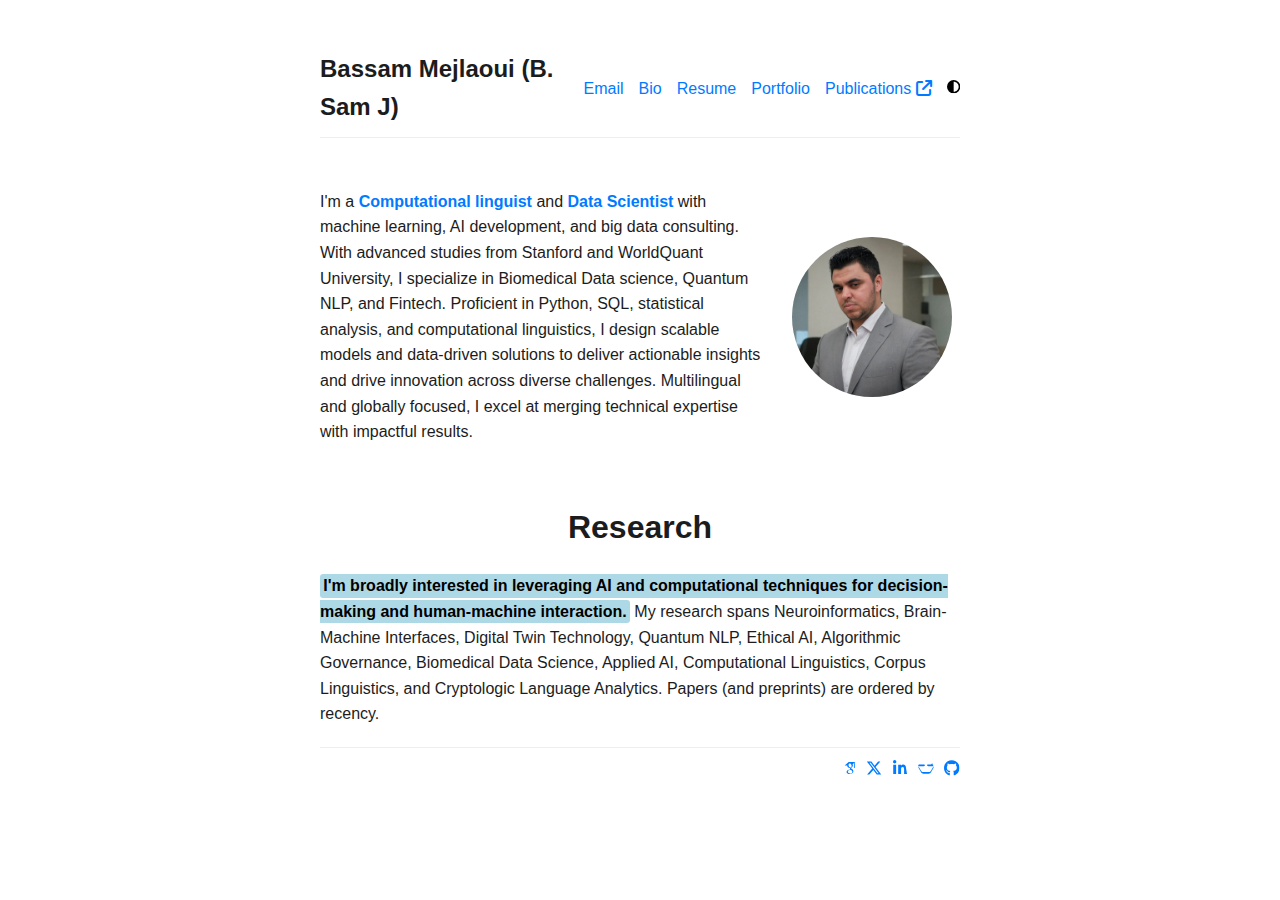
<file: index.html>
<!DOCTYPE html>
<html lang="en">
<head>
    <meta charset="UTF-8">
    <meta name="viewport" content="width=device-width, initial-scale=1.0">
    <title>Bassam Mejlaoui</title>
    <link rel="stylesheet" href="stylesheet.css">
    <!-- Added the favicon link here -->
     <link rel="icon" type="image/png" href="https://bassamejlaoui.github.io/images/Brain.png">
    <link rel="stylesheet" href="https://cdnjs.cloudflare.com/ajax/libs/font-awesome/6.6.0/css/all.min.css">
</head>
<body class="antialiased">
    <main class="container">
        <nav class="nav">
            <div class="nav-content">
                <a href="/" class="nav-title">Bassam Mejlaoui (B. Sam J)</a>
                 <div class="nav-links">
                 <a href="mailto:Bassam.mejlaoui@uit.ac.ma" class="nav-link">
                    Email
                 </a>
                <a href="bio.html" class="nav-link">Bio</a>                
		<a href="data/BassamMejlaoui-Resume.pdf" class="nav-link">Resume</a>
                </a>
                <a href="https://bassamejlaoui.github.io/Portfolio.github.io/" class="nav-link">Portfolio</a>                
		</a>
                <a href="https://medium.com/@bassammejlaoui" target="_blank" class="nav-link">Publications <i class="text-xs fas fa-external-link pl-1"></i>
                </a>
                <button id="theme-toggle" aria-label="Toggle theme"
                        class="theme-toggle">
                    <svg width="1em" height="1em" viewBox="0 0 512 512"
                         class="h-[14px] w-[14px] text-[#1c1c1c] dark:text-[#D4D4D4]" data-icon="fa6-solid:circle-half-stroke">
                        <symbol id="ai:fa6-solid:circle-half-stroke">
                            <path fill="currentColor"
                                  d="M448 256c0-106-86-192-192-192v384c106 0 192-86 192-192M0 256a256 256 0 1 1 512 0a256 256 0 1 1-512 0"/>
                        </symbol>
                        <use xlink:href="#ai:fa6-solid:circle-half-stroke"></use>
                    </svg>
                </button>
              </div>
            </div>
        </nav>
        <section class="content">
            <div class="profile">
              <div class="profile-text">
                    <p style="text-align:center">
                     <p>
                         I'm a <span class="highlight">Computational linguist</span> and <span class="highlight">Data Scientist</span> with machine learning, AI development, and big data consulting. With advanced studies from Stanford and WorldQuant University, I specialize in Biomedical Data science, Quantum NLP, and Fintech. Proficient in Python, SQL, statistical analysis, and computational linguistics, I design scalable models and data-driven solutions to deliver actionable insights and drive innovation across diverse challenges. Multilingual and globally focused, I excel at merging technical expertise with impactful results.
                     </p>
                 </div>
                 <a href="images/gxw3112p.png" class="profile-image-link">
                    <img src="images/gxw3112p.png" alt="Bassam Mejlaoui Profile Photo">
                   </a>

                  </p>
                </div>
        </section>
          <section class="content">
              <div class="research">
                  <h2>Research</h2>
                   <p>
                         <b><mark class="blue-highlight">I'm broadly interested in leveraging AI and computational techniques for decision-making and human-machine interaction.</mark></b> My research spans Neuroinformatics, Brain-Machine Interfaces, Digital Twin Technology, Quantum NLP, Ethical AI, Algorithmic Governance, Biomedical Data Science, Applied AI, Computational Linguistics, Corpus Linguistics, and Cryptologic Language Analytics. Papers (and preprints) are ordered by recency.
                   </p>
             </div>
          </section>
         
	       </div>
          </div>
 </section>
        <footer class="footer">
            <div class="footer-icons">
                  <a href="https://scholar.google.com/citations?user=mGORgt4AAAAJ&hl=en" target="_blank"
               rel="noopener noreferrer" >
                <svg width="0.75em" height="1em" viewBox="0 0 384 512" 
                     data-icon="academicons:google-scholar">
                    <symbol id="ai:academicons:google-scholar">
                        <path fill="currentColor"
                              d="M343.759 106.662V79.43L363.524 64h-213.89L20.476 176.274h85.656a82 82 0 0 0-.219 6.225c0 20.845 7.22 38.087 21.672 51.861c14.453 13.797 32.252 20.648 53.327 20.648c4.923 0 9.75-.368 14.438-1.024c-2.907 6.5-4.374 12.523-4.374 18.142c0 9.875 4.499 20.43 13.467 31.642c-39.234 2.67-68.061 9.732-86.437 21.163c-10.531 6.5-19 14.704-25.39 24.531c-6.391 9.9-9.578 20.515-9.578 31.962c0 9.648 2.062 18.336 6.219 26.062c4.156 7.726 9.578 14.07 16.312 18.984c6.718 4.968 14.469 9.101 23.219 12.469c8.734 3.344 17.406 5.718 26.061 7.062A167 167 0 0 0 180.555 448c13.469 0 26.953-1.734 40.547-5.187c13.562-3.485 26.28-8.642 38.171-15.493c11.86-6.805 21.515-16.086 28.922-27.718c7.39-11.68 11.094-24.805 11.094-39.336c0-11.016-2.25-21.039-6.75-30.14c-4.468-9.073-9.938-16.542-16.452-22.345c-6.501-5.813-13-11.155-19.516-15.968c-6.5-4.845-12-9.75-16.468-14.813c-4.485-5.046-6.735-10.054-6.735-14.984c0-4.921 1.734-9.672 5.216-14.265c3.455-4.61 7.674-9.048 12.61-13.306c4.937-4.25 9.875-8.968 14.796-14.133c4.922-5.147 9.141-11.827 12.61-20.008c3.485-8.18 5.203-17.445 5.203-27.757c0-13.453-2.547-24.46-7.547-33.314c-.594-1.022-1.218-1.803-1.875-3.022l56.907-46.672v17.119c-7.393.93-6.624 5.345-6.624 10.635V245.96c0 5.958 4.875 10.834 10.834 10.834h3.989c5.958 0 10.833-4.875 10.833-10.834V117.293c0-5.277.778-9.688-6.561-10.63m-107.36 222.48c1.14.75 3.704 2.78 7.718 6.038c4.05 3.243 6.797 5.695 8.266 7.414a444 444 0 0 1 6.376 7.547c2.813 3.375 4.718 6.304 5.718 8.734q1.5 3.717 3.047 8.946a38.3 38.3 0 0 1 1.485 10.562c0 17.048-6.564 29.68-19.656 37.859c-13.125 8.18-28.767 12.274-46.938 12.274c-9.187 0-18.203-1.093-27.063-3.196c-8.843-2.116-17.311-5.336-25.39-9.601c-8.078-4.258-14.577-10.204-19.5-17.797c-4.938-7.64-7.407-16.415-7.407-26.25c0-10.32 2.797-19.29 8.422-26.906c5.594-7.625 12.938-13.391 22.032-17.315c9.063-3.946 18.25-6.742 27.562-8.398a158 158 0 0 1 28.438-2.555c4.47 0 7.936.25 10.405.696c.455.219 3.032 2.07 7.735 5.563c4.704 3.462 7.625 5.595 8.75 6.384zm-3.359-100.579c-7.406 8.86-17.734 13.288-30.953 13.288c-11.86 0-22.298-4.764-31.266-14.312c-9-9.523-15.422-20.328-19.344-32.43c-3.937-12.109-5.906-23.984-5.906-35.648q.002-20.54 10.781-34.976c7.187-9.65 17.5-14.485 30.938-14.485c11.875 0 22.374 5.038 31.437 15.157c9.094 10.085 15.61 21.413 19.517 33.968c3.922 12.54 5.873 24.53 5.873 35.984c0 13.446-3.702 24.61-11.076 33.454z" />
                    </symbol>
                    <use xlink:href="#ai:academicons:google-scholar"></use>
                </svg>
            </a>
             <a href="https://x.com/bassamejlaoui" target="_blank" rel="noopener noreferrer">
                <svg width="1em" height="1em" viewBox="0 0 512 512"
                     data-icon="fa6-brands:x-twitter">
                    <symbol id="ai:fa6-brands:x-twitter">
                        <path fill="currentColor"
                              d="M389.2 48h70.6L305.6 224.2L487 464H345L233.7 318.6L106.5 464H35.8l164.9-188.5L26.8 48h145.6l100.5 132.9zm-24.8 373.8h39.1L151.1 88h-42z"/>
                    </symbol>
                    <use xlink:href="#ai:fa6-brands:x-twitter"></use>
                </svg>
            </a>
             <a href="https://www.linkedin.com/in/bassam-mejlaoui/" target="_blank" rel="noopener noreferrer">
                <svg width="1em" height="1em" viewBox="0 0 448 512" data-icon="fa6-brands:linkedin">
                    <symbol id="ai:fa6-brands:linkedin">
                        <path fill="currentColor" d="M100.28 448H7.4V148.9h92.88zM53.79 108.1C24.09 108.1 0 83.5 0 53.8a53.79 53.79 0 0 1 107.58 0c0 29.7-24.1 54.3-53.79 54.3zM447.9 448h-92.8V302.4c0-34.7-.7-79.2-48.29-79.2-48.29 0-48.29 45.4-48.29 79.2V448h-92.8V148.9h92.8v26.1c12.3-14.4 35.5-35 67.8-35 48.8 0 85 32.1 85 85.1z"/>
                    </symbol>
                    <use xlink:href="#ai:fa6-brands:linkedin"></use>
                </svg>
            </a>
 <a href="https://leetcode.com/u/Basmej/" target="_blank" rel="noopener noreferrer">
                 <svg width="1em" height="1em" viewBox="0 0 512 512" data-icon="fa6-solid:code">
                   <symbol id="ai:fa6-solid:code"><path fill="currentColor" d="M498 197.7L414.6 341.8c-14.3 24.8-40.6 39.9-68.3 39.9H165.7c-27.7 0-54-15.1-68.3-39.9L14 197.7c-14.5-25.1-1.8-57.2 28.5-57.2H186.6c9.6 0 19.1 4.6 25.5 12.4l13.2 16.2-13.2 16.2c-6.4 7.7-15.9 12.4-25.5 12.4H48.2c-30.3 0-43 32.1-28.5 57.2l83.4 144.1c13.6 23.6 38.7 37.6 64.2 37.6h179.1c25.4 0 50.5-14 64.2-37.6l83.4-144.1c14.5-25.1 1.8-57.2-28.5-57.2H325.4c-9.6 0-19.1-4.6-25.5-12.4l-13.2-16.2 13.2-16.2c-6.4-7.7-15.9-12.4-25.5-12.4h138.4c30.3 0 43-32.1 28.5-57.2z"/></symbol>
                 <use xlink:href="#ai:fa6-solid:code"></use>
                  </svg>
                </a>

              <a href="https://github.com/bassamejlaoui" target="_blank" rel="noopener noreferrer">
                <svg width="0.97em" height="1em" viewBox="0 0 496 512"
                     data-icon="fa6-brands:github">
                    <symbol id="ai:fa6-brands:github">
                        <path fill="currentColor"
                              d="M165.9 397.4c0 2-2.3 3.6-5.2 3.6c-3.3.3-5.6-1.3-5.6-3.6c0-2 2.3-3.6 5.2-3.6c3-.3 5.6 1.3 5.6 3.6m-31.1-4.5c-.7 2 1.3 4.3 4.3 4.9c2.6 1 5.6 0 6.2-2s-1.3-4.3-4.3-5.2c-2.6-.7-5.5.3-6.2 2.3m44.2-1.7c-2.9.7-4.9 2.6-4.6 4.9c.3 2 2.9 3.3 5.9 2.6c2.9-.7 4.9-2.6 4.6-4.6c-.3-1.9-3-3.2-5.9-2.9M244.8 8C106.1 8 0 113.3 0 252c0 110.9 69.8 205.8 169.5 239.2c12.8 2.3 17.3-5.6 17.3-12.1c0-6.2-.3-40.4-.3-61.4c0 0-70 15-84.7-29.8c0 0-11.4-29.1-27.8-36.6c0 0-22.9-15.7 1.6-15.4c0 0 24.9 2 38.6 25.8c21.9 38.6 58.6 27.5 72.9 20.9c2.3-16 8.8-27.1 16-33.7c-55.9-6.2-112.3-14.3-112.3-110.5c0-27.5 7.6-41.3 23.6-58.9c-2.6-6.5-11.1-33.3 2.6-67.9c20.9-6.5 69 27 69 27c20-5.6 41.5-8.5 62.8-8.5s42.8 2.9 62.8 8.5c0 0 48.1-33.6 69-27c13.7 34.7 5.2 61.4 2.6 67.9c16 17.7 25.8 31.5 25.8 58.9c0 96.5-58.9 104.2-114.8 110.5c9.2 7.9 17 22.9 17 46.4c0 33.7-.3 75.4-.3 83.6c0 6.5 4.6 14.4 17.3 12.1C428.2 457.8 496 362.9 496 252C496 113.3 383.5 8 244.8 8M97.2 352.9c-1.3 1-1 3.3.7 5.2c1.6 1.6 3.9 2.3 5.2 1c1.3-1 1-3.3-.7-5.2c-1.6-1.6-3.9-2.3-5.2-1m-10.8-8.1c-.7 1.3.3 2.9 2.3 3.9c1.6 1 3.6.7 4.3-.7c.7-1.3-.3-2.9-2.3-3.9c-2-.6-3.6-.3-4.3.7m32.4 35.6c-1.6 1.3-1 4.3 1.3 6.2c2.3 2.3 5.2 2.6 6.5 1c1.3-1.3.7-4.3-1.3-6.2c-2.2-2.3-5.2-2.6-6.5-1m-11.4-14.7c-1.6 1-1.6 3.6 0 5.9s4.3 3.3 5.6 2.3c1.6-1.3 1.6-3.9 0-6.2c-1.4-2.3-4-3.3-5.6-2"/>
                    </symbol>
                    <use xlink:href="#ai:fa6-brands:github"></use>
                </svg>
            </a>
              </div>
       </footer>
    </main>
    <script>
        function setTheme(theme) {
            document.dispatchEvent(new CustomEvent("set-theme", {detail: theme}));
        }

        function toggleTheme() {
            const currentTheme = document.documentElement.getAttribute("data-theme");
            const newTheme = currentTheme === "dark" ? "light" : "dark";
            setTheme(newTheme);
        }

        document.addEventListener("astro:page-load", () => {
            document
                .getElementById("theme-toggle")
                .addEventListener("click", toggleTheme);
        });
	    
<!-- Footer -->    
    <footer class="fixed-bottom">
      <div class="container mt-0">
        © Copyright 2025 Bassam Mejlaoui. target="_blank" rel="external nofollow noopener">Jekyll</a> with <a href="https://github.com/alshedivat/al-folio" rel="external nofollow noopener" target="_blank">al-folio</a> theme

    </script>
</body>
</html>
</file>
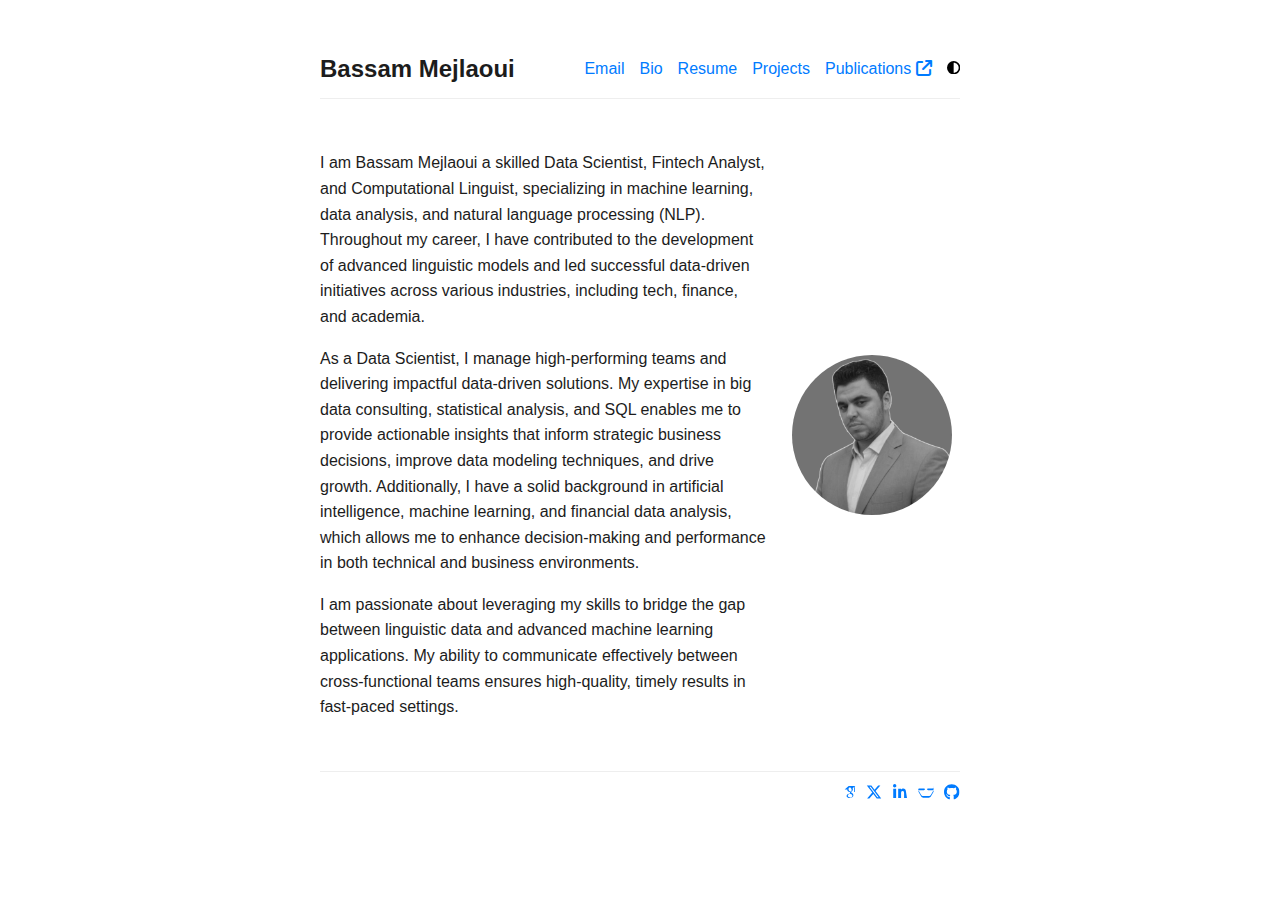
<file: bio.html>
<!DOCTYPE html>
<html lang="en" data-theme="light">
<head>
    <meta charset="UTF-8">
    <meta name="viewport" content="width=device-width, initial-scale=1.0">
    <title>Bassam Mejlaoui - Bio</title>
    <link rel="stylesheet" href="stylesheet.css">
    <link rel="icon" type="image/png" href="images/seal_icon.png">
    <link rel="stylesheet" href="https://cdnjs.cloudflare.com/ajax/libs/font-awesome/6.6.0/css/all.min.css">
      <style>
      .research{
       padding: 20px;
      }
      </style>
</head>
<body class="antialiased">
    <main class="container">
        <nav class="nav">
            <div class="nav-content">
                <a href="/" class="nav-title"> Bassam Mejlaoui </a>
                 <div class="nav-links">
                 <a href="mailto:Bassam.mejlaoui@uit.ac.ma" class="nav-link">
                    Email
                 </a>
                <a href="bio.html" class="nav-link">Bio</a>
                <a href="data/BassamMejlaoui-Resume.pdf" class="nav-link">Resume</a>
                </a>
		<a href="projects.html" class="nav-link">Projects</a>
                <a href="https://medium.com/@bassammejlaoui" target="_blank" class="nav-link">
                    Publications <i class="text-xs fas fa-external-link pl-1"></i>
                </a>
                <button id="theme-toggle" aria-label="Toggle theme"
                        class="theme-toggle">
                    <svg width="1em" height="1em" viewBox="0 0 512 512"
                         class="h-[14px] w-[14px] text-[#1c1c1c] dark:text-[#D4D4D4]" data-icon="fa6-solid:circle-half-stroke">
                        <symbol id="ai:fa6-solid:circle-half-stroke">
                            <path fill="currentColor"
                                  d="M448 256c0-106-86-192-192-192v384c106 0 192-86 192-192M0 256a256 256 0 1 1 512 0a256 256 0 1 1-512 0"/>
                        </symbol>
                        <use xlink:href="#ai:fa6-solid:circle-half-stroke"></use>
                    </svg>
                </button>
              </div>
            </div>
        </nav>
        <section class="content">
            <div class="profile">
              <div class="profile-text">
                    <p style="text-align:center">
                     <p>
                         I am Bassam Mejlaoui a skilled Data Scientist, Fintech Analyst, and Computational Linguist, specializing in machine learning, data analysis, and natural language processing (NLP). Throughout my career, I have contributed to the development of advanced linguistic models and led successful data-driven initiatives across various industries, including tech, finance, and academia.
                    </p>
                    <p>
                     As a  Data Scientist, I manage high-performing teams and delivering impactful data-driven solutions. My expertise in big data consulting, statistical analysis, and SQL enables me to provide actionable insights that inform strategic business decisions, improve data modeling techniques, and drive growth. Additionally, I have a solid background in artificial intelligence, machine learning, and financial data analysis, which allows me to enhance decision-making and performance in both technical and business environments.
                  </p>
                     <p>
                      I am passionate about leveraging my skills to bridge the gap between linguistic data and advanced machine learning applications. My ability to communicate effectively between cross-functional teams ensures high-quality, timely results in fast-paced settings.
                  </p>
                </p>
                 </div>
                 <a href="images/bassammejlaoui.jpg" class="profile-image-link">
                    <img src="images/bassammejlaoui.png" alt="Bassam Mejlaoui Profile Photo">
                   </a>
                  </p>
                </div>
 </section>
        <footer class="footer">
            <div class="footer-icons">
                  <a href="https://scholar.google.com/citations?user=mGORgt4AAAAJ&hl=en" target="_blank"
               rel="noopener noreferrer" >
                <svg width="0.75em" height="1em" viewBox="0 0 384 512" 
                     data-icon="academicons:google-scholar">
                    <symbol id="ai:academicons:google-scholar">
                        <path fill="currentColor"
                              d="M343.759 106.662V79.43L363.524 64h-213.89L20.476 176.274h85.656a82 82 0 0 0-.219 6.225c0 20.845 7.22 38.087 21.672 51.861c14.453 13.797 32.252 20.648 53.327 20.648c4.923 0 9.75-.368 14.438-1.024c-2.907 6.5-4.374 12.523-4.374 18.142c0 9.875 4.499 20.43 13.467 31.642c-39.234 2.67-68.061 9.732-86.437 21.163c-10.531 6.5-19 14.704-25.39 24.531c-6.391 9.9-9.578 20.515-9.578 31.962c0 9.648 2.062 18.336 6.219 26.062c4.156 7.726 9.578 14.07 16.312 18.984c6.718 4.968 14.469 9.101 23.219 12.469c8.734 3.344 17.406 5.718 26.061 7.062A167 167 0 0 0 180.555 448c13.469 0 26.953-1.734 40.547-5.187c13.562-3.485 26.28-8.642 38.171-15.493c11.86-6.805 21.515-16.086 28.922-27.718c7.39-11.68 11.094-24.805 11.094-39.336c0-11.016-2.25-21.039-6.75-30.14c-4.468-9.073-9.938-16.542-16.452-22.345c-6.501-5.813-13-11.155-19.516-15.968c-6.5-4.845-12-9.75-16.468-14.813c-4.485-5.046-6.735-10.054-6.735-14.984c0-4.921 1.734-9.672 5.216-14.265c3.455-4.61 7.674-9.048 12.61-13.306c4.937-4.25 9.875-8.968 14.796-14.133c4.922-5.147 9.141-11.827 12.61-20.008c3.485-8.18 5.203-17.445 5.203-27.757c0-13.453-2.547-24.46-7.547-33.314c-.594-1.022-1.218-1.803-1.875-3.022l56.907-46.672v17.119c-7.393.93-6.624 5.345-6.624 10.635V245.96c0 5.958 4.875 10.834 10.834 10.834h3.989c5.958 0 10.833-4.875 10.833-10.834V117.293c0-5.277.778-9.688-6.561-10.63m-107.36 222.48c1.14.75 3.704 2.78 7.718 6.038c4.05 3.243 6.797 5.695 8.266 7.414a444 444 0 0 1 6.376 7.547c2.813 3.375 4.718 6.304 5.718 8.734q1.5 3.717 3.047 8.946a38.3 38.3 0 0 1 1.485 10.562c0 17.048-6.564 29.68-19.656 37.859c-13.125 8.18-28.767 12.274-46.938 12.274c-9.187 0-18.203-1.093-27.063-3.196c-8.843-2.116-17.311-5.336-25.39-9.601c-8.078-4.258-14.577-10.204-19.5-17.797c-4.938-7.64-7.407-16.415-7.407-26.25c0-10.32 2.797-19.29 8.422-26.906c5.594-7.625 12.938-13.391 22.032-17.315c9.063-3.946 18.25-6.742 27.562-8.398a158 158 0 0 1 28.438-2.555c4.47 0 7.936.25 10.405.696c.455.219 3.032 2.07 7.735 5.563c4.704 3.462 7.625 5.595 8.75 6.384zm-3.359-100.579c-7.406 8.86-17.734 13.288-30.953 13.288c-11.86 0-22.298-4.764-31.266-14.312c-9-9.523-15.422-20.328-19.344-32.43c-3.937-12.109-5.906-23.984-5.906-35.648q.002-20.54 10.781-34.976c7.187-9.65 17.5-14.485 30.938-14.485c11.875 0 22.374 5.038 31.437 15.157c9.094 10.085 15.61 21.413 19.517 33.968c3.922 12.54 5.873 24.53 5.873 35.984c0 13.446-3.702 24.61-11.076 33.454z" />
                    </symbol>
                    <use xlink:href="#ai:academicons:google-scholar"></use>
                </svg>
            </a>
             <a href="https://x.com/bassamejlaoui" target="_blank" rel="noopener noreferrer">
                <svg width="1em" height="1em" viewBox="0 0 512 512"
                     data-icon="fa6-brands:x-twitter">
                    <symbol id="ai:fa6-brands:x-twitter">
                        <path fill="currentColor"
                              d="M389.2 48h70.6L305.6 224.2L487 464H345L233.7 318.6L106.5 464H35.8l164.9-188.5L26.8 48h145.6l100.5 132.9zm-24.8 373.8h39.1L151.1 88h-42z"/>
                    </symbol>
                    <use xlink:href="#ai:fa6-brands:x-twitter"></use>
                </svg>
            </a>
             <a href="https://www.linkedin.com/in/bassam-mejlaoui/" target="_blank" rel="noopener noreferrer">
                <svg width="1em" height="1em" viewBox="0 0 448 512" data-icon="fa6-brands:linkedin">
                    <symbol id="ai:fa6-brands:linkedin">
                        <path fill="currentColor" d="M100.28 448H7.4V148.9h92.88zM53.79 108.1C24.09 108.1 0 83.5 0 53.8a53.79 53.79 0 0 1 107.58 0c0 29.7-24.1 54.3-53.79 54.3zM447.9 448h-92.8V302.4c0-34.7-.7-79.2-48.29-79.2-48.29 0-48.29 45.4-48.29 79.2V448h-92.8V148.9h92.8v26.1c12.3-14.4 35.5-35 67.8-35 48.8 0 85 32.1 85 85.1z"/>
                    </symbol>
                    <use xlink:href="#ai:fa6-brands:linkedin"></use>
                </svg>
            </a>
		                 <a href="https://leetcode.com/u/Basmej/" target="_blank" rel="noopener noreferrer">
                 <svg width="1em" height="1em" viewBox="0 0 512 512" data-icon="fa6-solid:code">
                   <symbol id="ai:fa6-solid:code"><path fill="currentColor" d="M498 197.7L414.6 341.8c-14.3 24.8-40.6 39.9-68.3 39.9H165.7c-27.7 0-54-15.1-68.3-39.9L14 197.7c-14.5-25.1-1.8-57.2 28.5-57.2H186.6c9.6 0 19.1 4.6 25.5 12.4l13.2 16.2-13.2 16.2c-6.4 7.7-15.9 12.4-25.5 12.4H48.2c-30.3 0-43 32.1-28.5 57.2l83.4 144.1c13.6 23.6 38.7 37.6 64.2 37.6h179.1c25.4 0 50.5-14 64.2-37.6l83.4-144.1c14.5-25.1 1.8-57.2-28.5-57.2H325.4c-9.6 0-19.1-4.6-25.5-12.4l-13.2-16.2 13.2-16.2c6.4-7.7 15.9-12.4 25.5-12.4h138.4c30.3 0 43-32.1 28.5-57.2z"/></symbol>
                 <use xlink:href="#ai:fa6-solid:code"></use>
                  </svg>
                </a>
            </a>
              <a href="https://github.com/bassamejlaoui" target="_blank" rel="noopener noreferrer">
                <svg width="0.97em" height="1em" viewBox="0 0 496 512"
                     data-icon="fa6-brands:github">
                    <symbol id="ai:fa6-brands:github">
                        <path fill="currentColor"
                              d="M165.9 397.4c0 2-2.3 3.6-5.2 3.6c-3.3.3-5.6-1.3-5.6-3.6c0-2 2.3-3.6 5.2-3.6c3-.3 5.6 1.3 5.6 3.6m-31.1-4.5c-.7 2 1.3 4.3 4.3 4.9c2.6 1 5.6 0 6.2-2s-1.3-4.3-4.3-5.2c-2.6-.7-5.5.3-6.2 2.3m44.2-1.7c-2.9.7-4.9 2.6-4.6 4.9c.3 2 2.9 3.3 5.9 2.6c2.9-.7 4.9-2.6 4.6-4.6c-.3-1.9-3-3.2-5.9-2.9M244.8 8C106.1 8 0 113.3 0 252c0 110.9 69.8 205.8 169.5 239.2c12.8 2.3 17.3-5.6 17.3-12.1c0-6.2-.3-40.4-.3-61.4c0 0-70 15-84.7-29.8c0 0-11.4-29.1-27.8-36.6c0 0-22.9-15.7 1.6-15.4c0 0 24.9 2 38.6 25.8c21.9 38.6 58.6 27.5 72.9 20.9c2.3-16 8.8-27.1 16-33.7c-55.9-6.2-112.3-14.3-112.3-110.5c0-27.5 7.6-41.3 23.6-58.9c-2.6-6.5-11.1-33.3 2.6-67.9c20.9-6.5 69 27 69 27c20-5.6 41.5-8.5 62.8-8.5s42.8 2.9 62.8 8.5c0 0 48.1-33.6 69-27c13.7 34.7 5.2 61.4 2.6 67.9c16 17.7 25.8 31.5 25.8 58.9c0 96.5-58.9 104.2-114.8 110.5c9.2 7.9 17 22.9 17 46.4c0 33.7-.3 75.4-.3 83.6c0 6.5 4.6 14.4 17.3 12.1C428.2 457.8 496 362.9 496 252C496 113.3 383.5 8 244.8 8M97.2 352.9c-1.3 1-1 3.3.7 5.2c1.6 1.6 3.9 2.3 5.2 1c1.3-1 1-3.3-.7-5.2c-1.6-1.6-3.9-2.3-5.2-1m-10.8-8.1c-.7 1.3.3 2.9 2.3 3.9c1.6 1 3.6.7 4.3-.7c.7-1.3-.3-2.9-2.3-3.9c-2-.6-3.6-.3-4.3.7m32.4 35.6c-1.6 1.3-1 4.3 1.3 6.2c2.3 2.3 5.2 2.6 6.5 1c1.3-1.3.7-4.3-1.3-6.2c-2.2-2.3-5.2-2.6-6.5-1m-11.4-14.7c-1.6 1-1.6 3.6 0 5.9s4.3 3.3 5.6 2.3c1.6-1.3 1.6-3.9 0-6.2c-1.4-2.3-4-3.3-5.6-2"/>
                    </symbol>
                    <use xlink:href="#ai:fa6-brands:github"></use>
                </svg>
            </a>
              </div>
       </footer>
    </main>
    <script>
        function setTheme(theme) {
            document.dispatchEvent(new CustomEvent("set-theme", {detail: theme}));
        }

        function toggleTheme() {
            const currentTheme = document.documentElement.getAttribute("data-theme");
            const newTheme = currentTheme === "dark" ? "light" : "dark";
            setTheme(newTheme);
        }

        document.addEventListener("astro:page-load", () => {
            document
                .getElementById("theme-toggle")
                .addEventListener("click", toggleTheme);
        });
    </script>
</body>
</html>
</file>
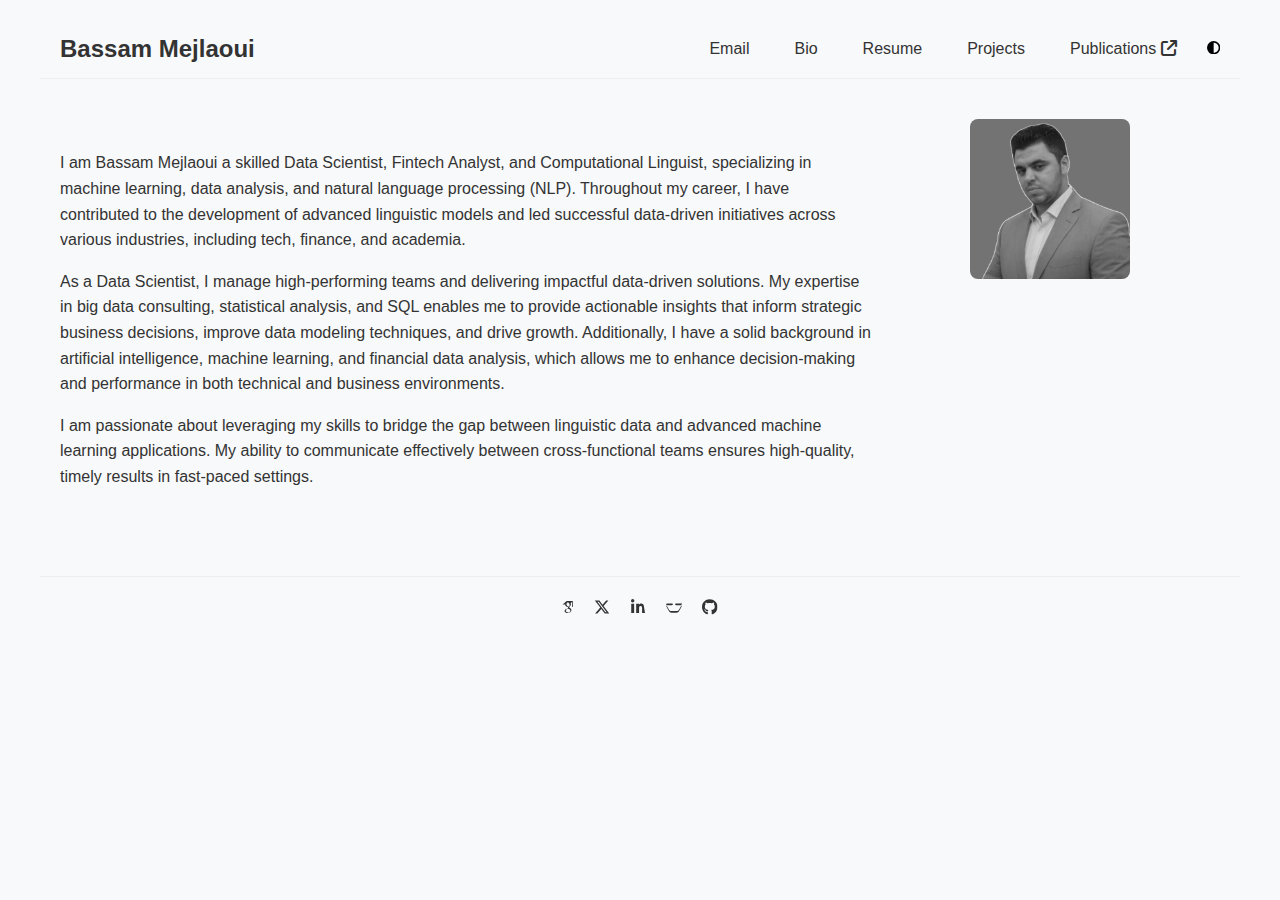
<file: Bio.html>
<!DOCTYPE html>
<html lang="en" data-theme="light">
<head>
    <meta charset="UTF-8">
    <meta name="viewport" content="width=device-width, initial-scale=1.0">
    <title>Bassam Mejlaoui - Bio</title>
    <link rel="stylesheet" href="stylesheet.css">
    <link rel="icon" type="image/png" href="images/seal_icon.png">
    <link rel="stylesheet" href="https://cdnjs.cloudflare.com/ajax/libs/font-awesome/6.6.0/css/all.min.css">
    <style>
        /* CSS Variables for Light and Dark Mode */
        :root {
            --bg-color: #f8f9fa;
            --text-color: #333;
            --nav-bg: #f8f9fa;
              --highlight-color: #007bff;
        }

        [data-theme="dark"] {
           --bg-color: #1a1a1a;
           --text-color: #e0e0e0;
           --nav-bg: #333;
               --highlight-color: #66b3ff;
        }
        body {
            font-family: sans-serif;
            margin: 0;
              display: flex;
            flex-direction: column;
              min-height: 100vh;
           background-color: var(--bg-color); /* Use the CSS variable */
             color: var(--text-color); /* Use the CSS variable */
               transition: background-color 0.3s, color 0.3s; /* Smooth transition */
        }

       main{
         flex: 1;
        }

        .container {
             max-width: 1200px;
            margin: 0 auto;
            padding: 20px;
        }

        .nav {
              background-color: var(--nav-bg); /* Light background for the nav */
            padding: 10px 20px;
         transition: background-color 0.3s;
        }
        .nav-content {
             display: flex;
             justify-content: space-between;
             align-items: center;
        }
        .nav-title {
            font-size: 1.5em;
            font-weight: bold;
            color: var(--text-color); /* Use the CSS variable */
            text-decoration: none;
            transition: color 0.3s;
        }
           .nav-links {
            display: flex;
            align-items: center;
        }


        .nav-link {
            text-decoration: none;
             color: var(--text-color); /* Use the CSS variable */
              padding: 0 15px;
               transition: color 0.3s;
        }

        .theme-toggle{
           background: none;
           border: none;
          cursor: pointer;
        }

         .content {
            padding: 20px;
            text-align: left;
        }

        .profile {
          display: flex;
          flex-direction: column;
          align-items: center;
        }

        .profile-text {
           text-align: center;
           padding-bottom: 20px;
        }

          .profile-image-link{
           max-width: 200px;
            width: 100%;
            margin-top: 10px;
            display: block;
          }

           .profile-image-link img {
            max-width: 100%;
            height: auto;
            border-radius: 8px;
         }

         .research {
           padding: 20px;
        }

        .footer {
              background-color: var(--nav-bg); /* Light footer background */
            padding: 20px;
            text-align: center;
          margin-top: auto;
            transition: background-color 0.3s;
        }


        .footer-icons{
          display: flex;
          justify-content: center;
          gap: 20px;
        }
          .footer a{
             color: var(--text-color);
        }

           .highlight {
             font-weight: bold;
            color: var(--highlight-color); /* A highlight color */
            transition: color 0.3s;
           }
        /* Responsive styles */
        @media (min-width: 768px) {
            .container {
                padding: 20px 40px;
            }
             .nav-content {
                display: flex;
                justify-content: space-between;
                align-items: center;
            }
           .nav-links {
            display: flex;
            align-items: center;
        }
             .profile{
             flex-direction: row;
               align-items: flex-start;
              gap: 40px;
             }

             .profile-text{
                text-align: left;
                 padding-bottom: 0;
               }

              .profile-image-link{
                margin-top: 0px;
               max-width: 250px;
               }
        }


         @media (max-width: 600px) {
          .nav-links {
           flex-direction: column;
           align-items: flex-start;
          }
          .nav-link {
            padding: 10px 0px;
           }
          .footer-icons {
              flex-direction: column;
              gap: 10px;
          }
          }
    </style>
</head>
<body class="antialiased">
    <main class="container">
        <nav class="nav">
            <div class="nav-content">
                <a href="/" class="nav-title"> Bassam Mejlaoui </a>
                 <div class="nav-links">
                 <a href="mailto:Bassam.mejlaoui@uit.ac.ma" class="nav-link">
                    Email
                 </a>
                <a href="bio.html" class="nav-link">Bio</a>
                <a href="data/BassamMejlaoui-Resume.pdf" class="nav-link">Resume</a>
                </a>
		<a href="https://www.datascienceportfol.io/BassamMejlaoui" class="nav-link">Projects</a>
                <a href="https://medium.com/@bassammejlaoui" target="_blank" class="nav-link">
                    Publications <i class="text-xs fas fa-external-link pl-1"></i>
                </a>
                <button id="theme-toggle" aria-label="Toggle theme"
                        class="theme-toggle">
                    <svg width="1em" height="1em" viewBox="0 0 512 512"
                         class="h-[14px] w-[14px] text-[#1c1c1c] dark:text-[#D4D4D4]" data-icon="fa6-solid:circle-half-stroke">
                        <symbol id="ai:fa6-solid:circle-half-stroke">
                            <path fill="currentColor"
                                  d="M448 256c0-106-86-192-192-192v384c106 0 192-86 192-192M0 256a256 256 0 1 1 512 0a256 256 0 1 1-512 0"/>
                        </symbol>
                        <use xlink:href="#ai:fa6-solid:circle-half-stroke"></use>
                    </svg>
                </button>
              </div>
            </div>
        </nav>
        <section class="content">
            <div class="profile">
              <div class="profile-text">
                   <p style="text-align:center">
                    <p>I am Bassam Mejlaoui a skilled Data Scientist, Fintech Analyst, and Computational Linguist, specializing in machine learning, data analysis, and natural language processing (NLP). Throughout my career, I have contributed to the development of advanced linguistic models and led successful data-driven initiatives across various industries, including tech, finance, and academia.</p>

                    <p>As a  Data Scientist, I manage high-performing teams and delivering impactful data-driven solutions. My expertise in big data consulting, statistical analysis, and SQL enables me to provide actionable insights that inform strategic business decisions, improve data modeling techniques, and drive growth. Additionally, I have a solid background in artificial intelligence, machine learning, and financial data analysis, which allows me to enhance decision-making and performance in both technical and business environments.</p>

                    <p>I am passionate about leveraging my skills to bridge the gap between linguistic data and advanced machine learning applications. My ability to communicate effectively between cross-functional teams ensures high-quality, timely results in fast-paced settings.</p>
                    </p>
                </div>
                 <a href="images/bassammejlaoui.jpg" class="profile-image-link">
                    <img src="images/bassammejlaoui.png" alt="Bassam Mejlaoui Profile Photo">
                 </a>

            </div>
        </section>
         <footer class="footer">
            <div class="footer-icons">
                  <a href="https://scholar.google.com/citations?user=mGORgt4AAAAJ&hl=en" target="_blank"
               rel="noopener noreferrer" >
                <svg width="0.75em" height="1em" viewBox="0 0 384 512"
                     data-icon="academicons:google-scholar">
                    <symbol id="ai:academicons:google-scholar">
                        <path fill="currentColor"
                              d="M343.759 106.662V79.43L363.524 64h-213.89L20.476 176.274h85.656a82 82 0 0 0-.219 6.225c0 20.845 7.22 38.087 21.672 51.861c14.453 13.797 32.252 20.648 53.327 20.648c4.923 0 9.75-.368 14.438-1.024c-2.907 6.5-4.374 12.523-4.374 18.142c0 9.875 4.499 20.43 13.467 31.642c-39.234 2.67-68.061 9.732-86.437 21.163c-10.531 6.5-19 14.704-25.39 24.531c-6.391 9.9-9.578 20.515-9.578 31.962c0 9.648 2.062 18.336 6.219 26.062c4.156 7.726 9.578 14.07 16.312 18.984c6.718 4.968 14.469 9.101 23.219 12.469c8.734 3.344 17.406 5.718 26.061 7.062A167 167 0 0 0 180.555 448c13.469 0 26.953-1.734 40.547-5.187c13.562-3.485 26.28-8.642 38.171-15.493c11.86-6.805 21.515-16.086 28.922-27.718c7.39-11.68 11.094-24.805 11.094-39.336c0-11.016-2.25-21.039-6.75-30.14c-4.468-9.073-9.938-16.542-16.452-22.345c-6.501-5.813-13-11.155-19.516-15.968c-6.5-4.845-12-9.75-16.468-14.813c-4.485-5.046-6.735-10.054-6.735-14.984c0-4.921 1.734-9.672 5.216-14.265c3.455-4.61 7.674-9.048 12.61-13.306c4.937-4.25 9.875-8.968 14.796-14.133c4.922-5.147 9.141-11.827 12.61-20.008c3.485-8.18 5.203-17.445 5.203-27.757c0-13.453-2.547-24.46-7.547-33.314c-.594-1.022-1.218-1.803-1.875-3.022l56.907-46.672v17.119c-7.393.93-6.624 5.345-6.624 10.635V245.96c0 5.958 4.875 10.834 10.834 10.834h3.989c5.958 0 10.833-4.875 10.833-10.834V117.293c0-5.277.778-9.688-6.561-10.63m-107.36 222.48c1.14.75 3.704 2.78 7.718 6.038c4.05 3.243 6.797 5.695 8.266 7.414a444 444 0 0 1 6.376 7.547c2.813 3.375 4.718 6.304 5.718 8.734q1.5 3.717 3.047 8.946a38.3 38.3 0 0 1 1.485 10.562c0 17.048-6.564 29.68-19.656 37.859c-13.125 8.18-28.767 12.274-46.938 12.274c-9.187 0-18.203-1.093-27.063-3.196c-8.843-2.116-17.311-5.336-25.39-9.601c-8.078-4.258-14.577-10.204-19.5-17.797c-4.938-7.64-7.407-16.415-7.407-26.25c0-10.32 2.797-19.29 8.422-26.906c5.594-7.625 12.938-13.391 22.032-17.315c9.063-3.946 18.25-6.742 27.562-8.398a158 158 0 0 1 28.438-2.555c4.47 0 7.936.25 10.405.696c.455.219 3.032 2.07 7.735 5.563c4.704 3.462 7.625 5.595 8.75 6.384zm-3.359-100.579c-7.406 8.86-17.734 13.288-30.953 13.288c-11.86 0-22.298-4.764-31.266-14.312c-9-9.523-15.422-20.328-19.344-32.43c-3.937-12.109-5.906-23.984-5.906-35.648q.002-20.54 10.781-34.976c7.187-9.65 17.5-14.485 30.938-14.485c11.875 0 22.374 5.038 31.437 15.157c9.094 10.085 15.61 21.413 19.517 33.968c3.922 12.54 5.873 24.53 5.873 35.984c0 13.446-3.702 24.61-11.076 33.454z" />
                    </symbol>
                    <use xlink:href="#ai:academicons:google-scholar"></use>
                </svg>
            </a>
             <a href="https://x.com/bassamejlaoui" target="_blank" rel="noopener noreferrer">
                <svg width="1em" height="1em" viewBox="0 0 512 512"
                     data-icon="fa6-brands:x-twitter">
                    <symbol id="ai:fa6-brands:x-twitter">
                        <path fill="currentColor"
                              d="M389.2 48h70.6L305.6 224.2L487 464H345L233.7 318.6L106.5 464H35.8l164.9-188.5L26.8 48h145.6l100.5 132.9zm-24.8 373.8h39.1L151.1 88h-42z"/>
                    </symbol>
                    <use xlink:href="#ai:fa6-brands:x-twitter"></use>
                </svg>
            </a>
             <a href="https://www.linkedin.com/in/bassam-mejlaoui/" target="_blank" rel="noopener noreferrer">
                <svg width="1em" height="1em" viewBox="0 0 448 512" data-icon="fa6-brands:linkedin">
                    <symbol id="ai:fa6-brands:linkedin">
                        <path fill="currentColor" d="M100.28 448H7.4V148.9h92.88zM53.79 108.1C24.09 108.1 0 83.5 0 53.8a53.79 53.79 0 0 1 107.58 0c0 29.7-24.1 54.3-53.79 54.3zM447.9 448h-92.8V302.4c0-34.7-.7-79.2-48.29-79.2-48.29 0-48.29 45.4-48.29 79.2V448h-92.8V148.9h92.8v26.1c12.3-14.4 35.5-35 67.8-35 48.8 0 85 32.1 85 85.1z"/>
                    </symbol>
                    <use xlink:href="#ai:fa6-brands:linkedin"></use>
                </svg>
            </a>
		                 <a href="https://leetcode.com/u/Basmej/" target="_blank" rel="noopener noreferrer">
                 <svg width="1em" height="1em" viewBox="0 0 512 512" data-icon="fa6-solid:code">
                   <symbol id="ai:fa6-solid:code"><path fill="currentColor" d="M498 197.7L414.6 341.8c-14.3 24.8-40.6 39.9-68.3 39.9H165.7c-27.7 0-54-15.1-68.3-39.9L14 197.7c-14.5-25.1-1.8-57.2 28.5-57.2H186.6c9.6 0 19.1 4.6 25.5 12.4l13.2 16.2-13.2 16.2c-6.4 7.7-15.9 12.4-25.5 12.4H48.2c-30.3 0-43 32.1-28.5 57.2l83.4 144.1c13.6 23.6 38.7 37.6 64.2 37.6h179.1c25.4 0 50.5-14 64.2-37.6l83.4-144.1c14.5-25.1 1.8-57.2-28.5-57.2H325.4c-9.6 0-19.1-4.6-25.5-12.4l-13.2-16.2 13.2-16.2c6.4-7.7 15.9-12.4 25.5-12.4h138.4c30.3 0 43-32.1 28.5-57.2z"/></symbol>
                 <use xlink:href="#ai:fa6-solid:code"></use>
                  </svg>
                </a>
            </a>
              <a href="https://github.com/bassamejlaoui" target="_blank" rel="noopener noreferrer">
                <svg width="0.97em" height="1em" viewBox="0 0 496 512"
                     data-icon="fa6-brands:github">
                    <symbol id="ai:fa6-brands:github">
                        <path fill="currentColor"
                              d="M165.9 397.4c0 2-2.3 3.6-5.2 3.6c-3.3.3-5.6-1.3-5.6-3.6c0-2 2.3-3.6 5.2-3.6c3-.3 5.6 1.3 5.6 3.6m-31.1-4.5c-.7 2 1.3 4.3 4.3 4.9c2.6 1 5.6 0 6.2-2s-1.3-4.3-4.3-5.2c-2.6-.7-5.5.3-6.2 2.3m44.2-1.7c-2.9.7-4.9 2.6-4.6 4.9c.3 2 2.9 3.3 5.9 2.6c2.9-.7 4.9-2.6 4.6-4.6c-.3-1.9-3-3.2-5.9-2.9M244.8 8C106.1 8 0 113.3 0 252c0 110.9 69.8 205.8 169.5 239.2c12.8 2.3 17.3-5.6 17.3-12.1c0-6.2-.3-40.4-.3-61.4c0 0-70 15-84.7-29.8c0 0-11.4-29.1-27.8-36.6c0 0-22.9-15.7 1.6-15.4c0 0 24.9 2 38.6 25.8c21.9 38.6 58.6 27.5 72.9 20.9c2.3-16 8.8-27.1 16-33.7c-55.9-6.2-112.3-14.3-112.3-110.5c0-27.5 7.6-41.3 23.6-58.9c-2.6-6.5-11.1-33.3 2.6-67.9c20.9-6.5 69 27 69 27c20-5.6 41.5-8.5 62.8-8.5s42.8 2.9 62.8 8.5c0 0 48.1-33.6 69-27c13.7 34.7 5.2 61.4 2.6 67.9c16 17.7 25.8 31.5 25.8 58.9c0 96.5-58.9 104.2-114.8 110.5c9.2 7.9 17 22.9 17 46.4c0 33.7-.3 75.4-.3 83.6c0 6.5 4.6 14.4 17.3 12.1C428.2 457.8 496 362.9 496 252C496 113.3 383.5 8 244.8 8M97.2 352.9c-1.3 1-1 3.3.7 5.2c1.6 1.6 3.9 2.3 5.2 1c1.3-1 1-3.3-.7-5.2c-1.6-1.6-3.9-2.3-5.2-1m-10.8-8.1c-.7 1.3.3 2.9 2.3 3.9c1.6 1 3.6.7 4.3-.7c.7-1.3-.3-2.9-2.3-3.9c-2-.6-3.6-.3-4.3.7m32.4 35.6c-1.6 1.3-1 4.3 1.3 6.2c2.3 2.3 5.2 2.6 6.5 1c1.3-1.3.7-4.3-1.3-6.2c-2.2-2.3-5.2-2.6-6.5-1m-11.4-14.7c-1.6 1-1.6 3.6 0 5.9s4.3 3.3 5.6 2.3c1.6-1.3 1.6-3.9 0-6.2c-1.4-2.3-4-3.3-5.6-2"/>
                    </symbol>
                    <use xlink:href="#ai:fa6-brands:github"></use>
                </svg>
            </a>
              </div>
       </footer>
    </main>
    <script>
        function setTheme(theme) {
            document.documentElement.setAttribute("data-theme", theme);
        }

        function toggleTheme() {
            const currentTheme = document.documentElement.getAttribute("data-theme");
            const newTheme = currentTheme === "dark" ? "light" : "dark";
            setTheme(newTheme);
        }

        document.addEventListener("astro:page-load", () => {
            document
                .getElementById("theme-toggle")
                .addEventListener("click", toggleTheme);
        });
    </script>
</body>
</html>
</file>
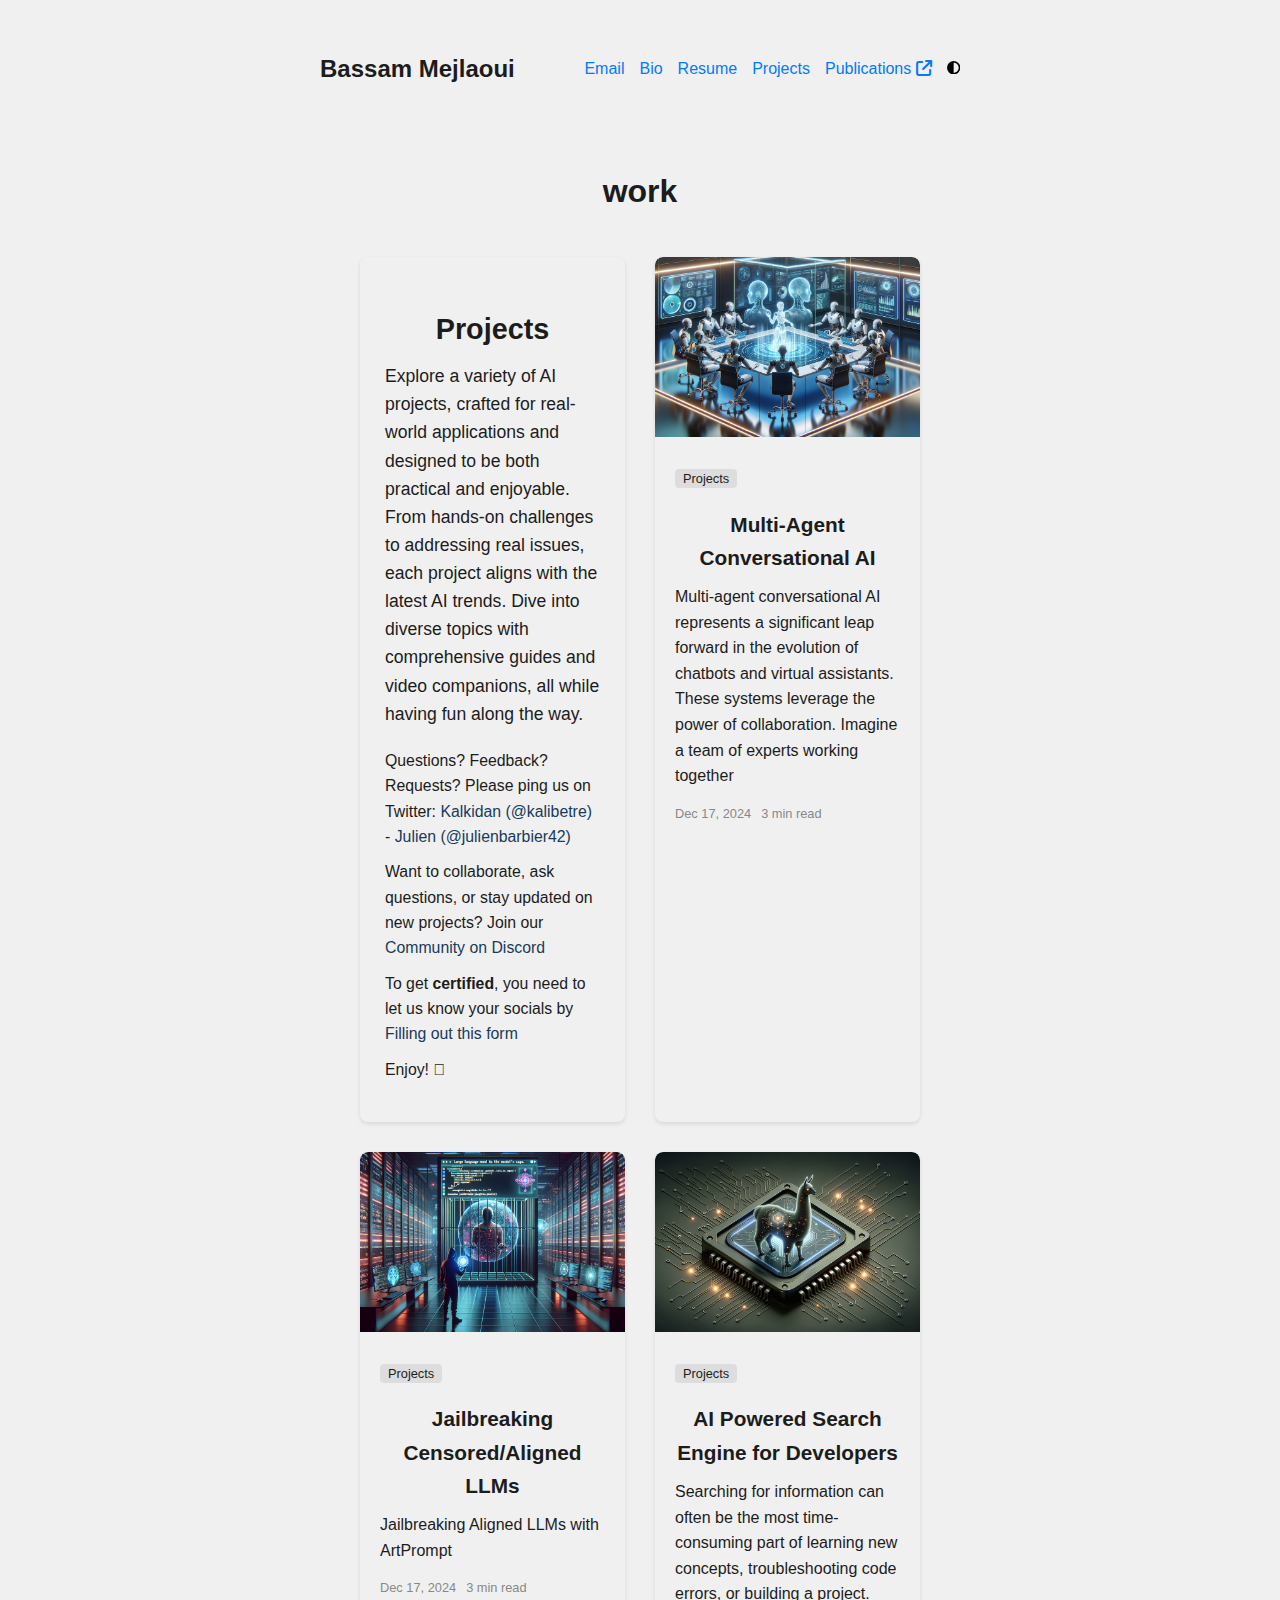
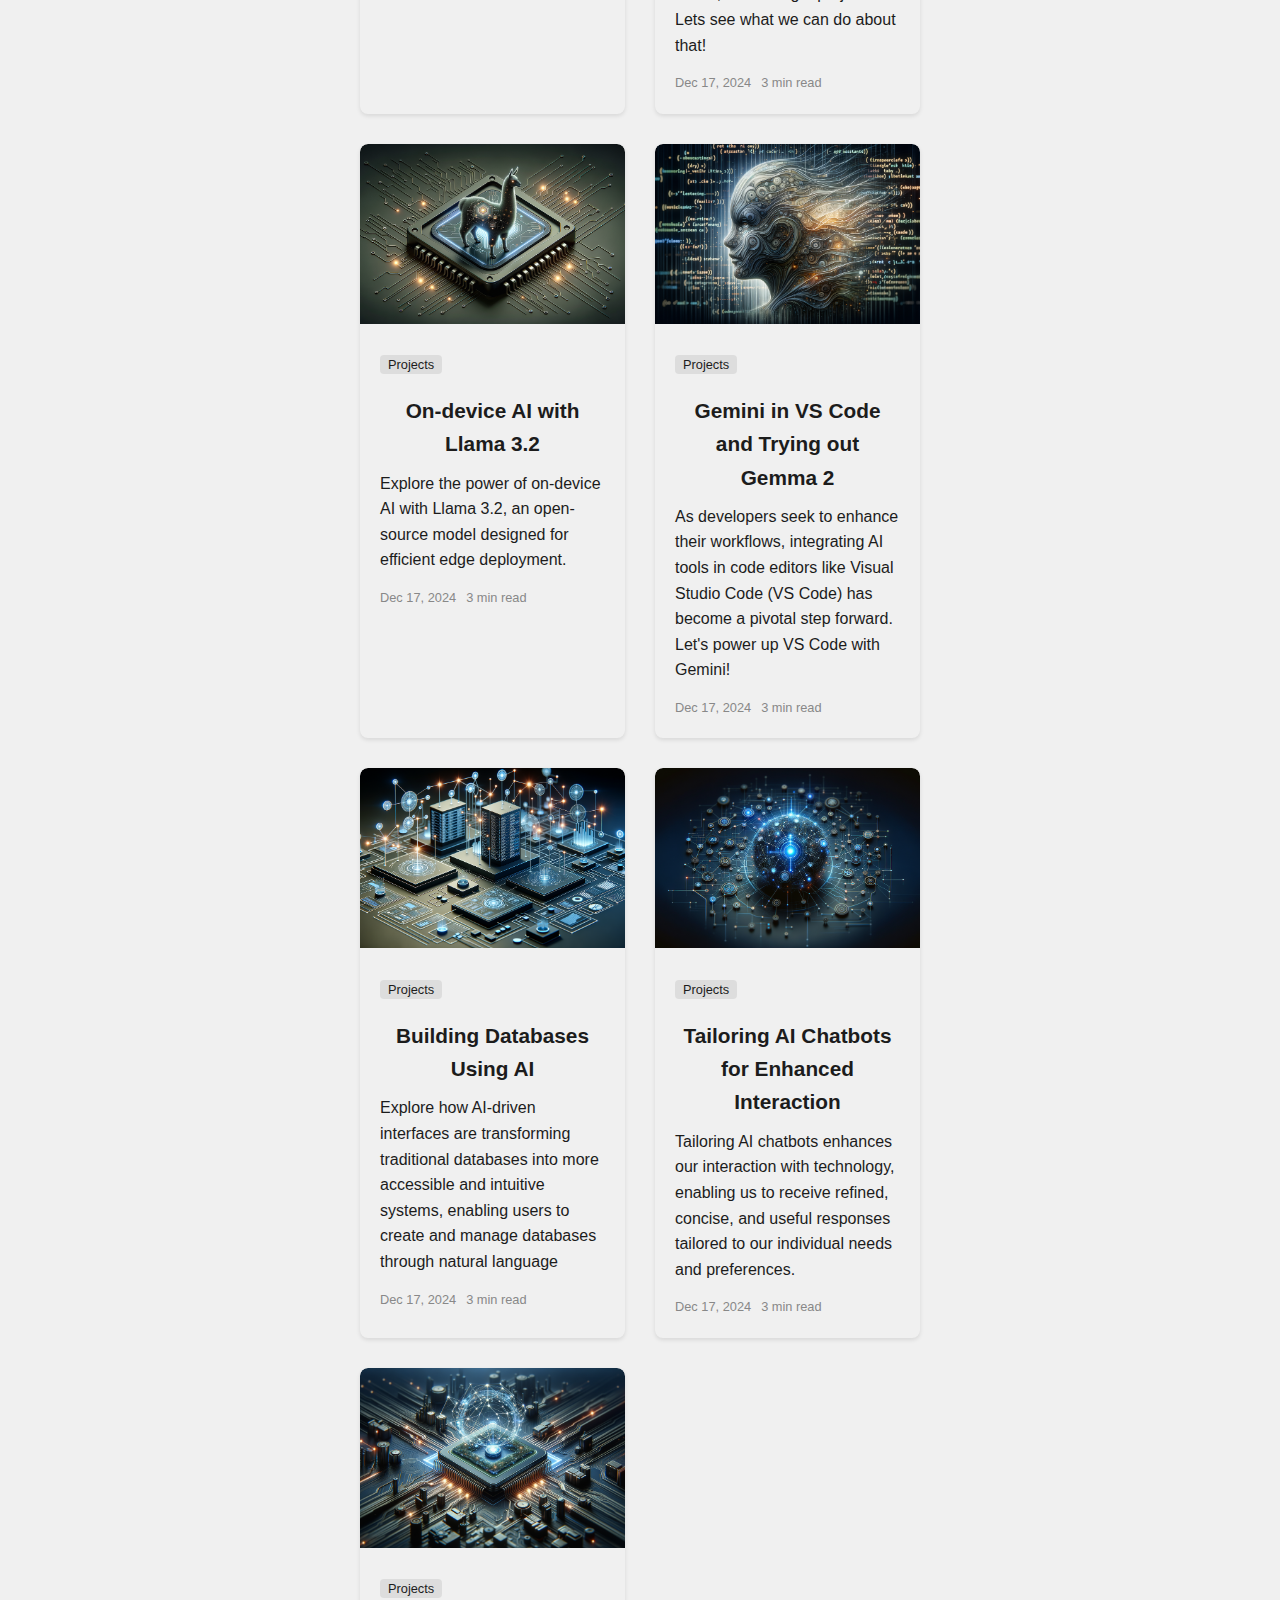
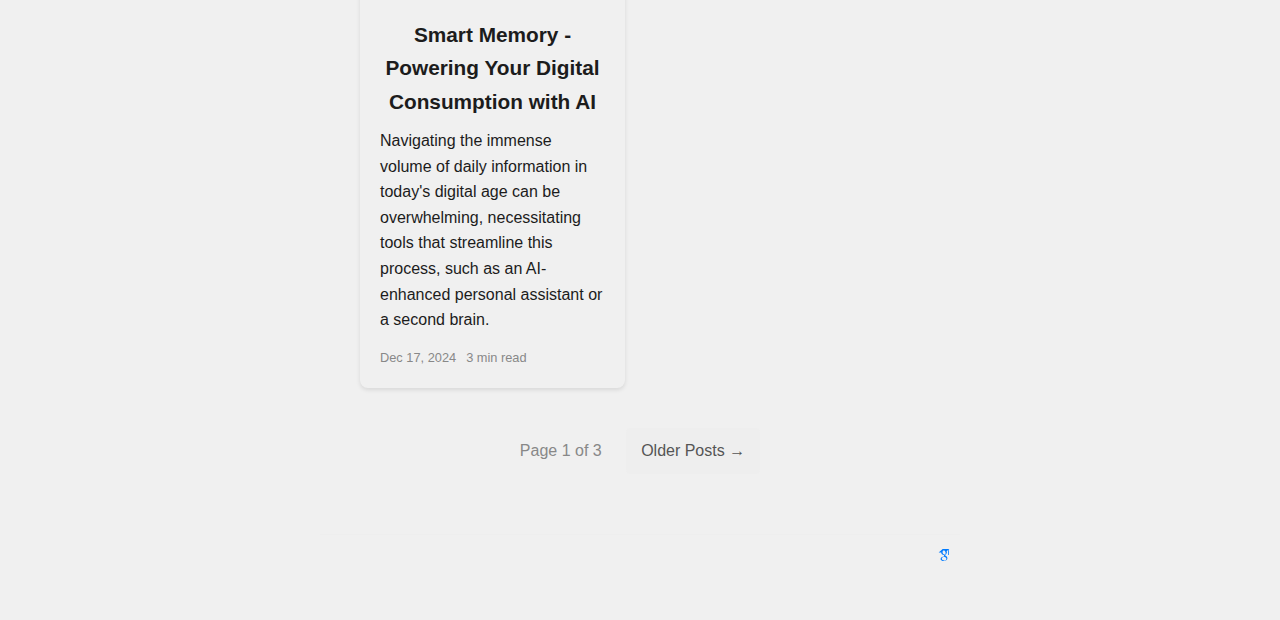
<file: projects.html>
<!DOCTYPE html>
<html lang="en" data-theme="light">
<head>
    <meta charset="UTF-8">
    <meta name="viewport" content="width=device-width, initial-scale=1.0">
    <title>Bassam Mejlaoui - Projects</title>
     <link rel="stylesheet" href="stylesheet.css">
    <link rel="icon" type="image/png" href="images/seal_icon.png">
    <link rel="stylesheet" href="https://cdnjs.cloudflare.com/ajax/libs/font-awesome/6.6.0/css/all.min.css">
    <style>
       :root {
            --light-bg-color: #f0f0f0;
            --light-text-color: #1c1c1c;
            --dark-bg-color: #1c1c1c;
            --dark-text-color: #D4D4D4;
            --ghost-accent-color: #183a5b;
        }

        html[data-theme="light"] {
            --bg-color: var(--light-bg-color);
            --text-color: var(--light-text-color);
        }

        html[data-theme="dark"] {
            --bg-color: var(--dark-bg-color);
            --text-color: var(--dark-text-color);
        }

        body {
            font-family: -apple-system, BlinkMacSystemFont, 'Segoe UI', Roboto, Oxygen, Ubuntu, Cantarell, 'Open Sans', 'Helvetica Neue', sans-serif;
            line-height: 1.6;
            background-color: var(--bg-color);
              color: var(--text-color);
        }

       .projects {
            padding: 20px;
        }

        .category {
            margin-bottom: 20px;
            text-align: center;
        }

       .inner{
            max-width: 1200px;
            margin: 0 auto;
            padding: 0 20px;
        }
        .posts {
            padding: 20px;
          }
      .post-feed {
        display: grid;
        grid-template-columns: repeat(auto-fit, minmax(300px, 1fr));
        gap: 30px;
      }
       .post-card {
             position: relative;
              background-color: var(--bg-color);
              border-radius: 8px;
              box-shadow: 0 2px 4px rgba(0, 0, 0, 0.1);
             overflow: hidden;
             transition: transform 0.3s, box-shadow 0.3s;
            display: flex;
           flex-direction: column;
        }
         .post-card:hover {
            transform: translateY(-3px);
             box-shadow: 0 4px 8px rgba(0, 0, 0, 0.2);
           }
         .post-card a{
            text-decoration: none;
            color: inherit;
         }
       .post-card-image-link {
          display: block;
           }

        .post-card-image {
              width: 100%;
            height: 200px;
              object-fit: cover;
          border-radius: 8px 8px 0 0;
            transition: transform 0.3s ease;
        }

         .post-card:hover .post-card-image {
            transform: scale(1.05);
          }


        .post-card-content {
             padding: 20px;
             display: flex;
            flex-direction: column;
             flex: 1;
             }

       .post-card-tags {
        margin-bottom: 10px;
         }
         .post-card-primary-tag{
             background-color: #ddd;
              padding: 2px 8px;
             border-radius: 4px;
              font-size: 0.8em;
               color: #1c1c1c;
             }

           .post-card-featured {
               font-size: 0.7em;
              background-color: var(--ghost-accent-color);
              color: white;
             padding: 2px 8px;
           border-radius: 4px;
           margin-left: 5px;

              }


         .post-card-header {
            margin-bottom: 10px;
            }

       .post-card-title {
             font-size: 1.3em;
           margin-bottom: 10px;
           color: var(--text-color);
           transition: color 0.3s;
          }

          .post-card-excerpt {
           color: var(--text-color);
             transition: color 0.3s;
             flex: 1;
           margin-bottom: 15px;
           }


        .post-card-meta{
             display: flex;
            align-items: center;
            font-size: 0.8em;
              color: #888;
          }
          .post-card-meta-date {
            margin-right: 10px;
           }
          .post-card-meta-length {

            }

        .post-card-large .post-card-content {
           padding: 25px;
        }
        .post-card-large .post-card-title {
          font-size: 1.8em;
           margin-bottom: 10px;
          }
        .post-card-large .post-card-excerpt{
              font-size: 1.1em;
             }
         .post-card-large footer {
             font-size: 0.9em;
              margin-top: 20px;

           }
       .post-card-large footer div{
            margin-bottom: 10px;
       }
          .post-card-large footer a{
            color: var(--ghost-accent-color)
           }

         .button-link {
         color: var(--ghost-accent-color);
           }


            /* Responsive styles */
        @media (min-width: 768px) {
          .post-feed {
           grid-template-columns: repeat(auto-fit, minmax(250px, 1fr));
           }
        .post-card-image{
          height: 180px;
        }
        }

        .pagination {
        text-align: center;
        margin-top: 40px;
        }
        .page-number {
         font-size: 1em;
          color: #888;
        margin-right: 20px;
        }

        .older-posts {
            display: inline-block;
            padding: 10px 15px;
             background-color: #eee;
            border-radius: 4px;
            color: #555;
            text-decoration: none;
           transition: background-color 0.3s, color 0.3s;
          }
          .older-posts:hover {
              background-color: #ddd;
             color: #333;
            }

    </style>
</head>
<body class="antialiased">
    <main class="container">
        <nav class="nav">
            <div class="nav-content">
                <a href="/" class="nav-title"> Bassam Mejlaoui </a>
                <div class="nav-links">
                    <a href="mailto:Bassam.mejlaoui@uit.ac.ma" class="nav-link">
                        Email
                    </a>
                    <a href="bio.html" class="nav-link">Bio</a>
                    <a href="data/BassamMejlaoui-Resume.pdf" class="nav-link">Resume</a>
                    <a href="projects.html" class="nav-link">Projects</a>
                    <a href="https://medium.com/@bassammejlaoui" target="_blank" class="nav-link">
                        Publications <i class="text-xs fas fa-external-link pl-1"></i>
                    </a>
                    <button id="theme-toggle" aria-label="Toggle theme"
                            class="theme-toggle">
                        <svg width="1em" height="1em" viewBox="0 0 512 512"
                             class="h-[14px] w-[14px] text-[#1c1c1c] dark:text-[#D4D4D4]" data-icon="fa6-solid:circle-half-stroke">
                            <symbol id="ai:fa6-solid:circle-half-stroke">
                                <path fill="currentColor"
                                      d="M448 256c0-106-86-192-192-192v384c106 0 192-86 192-192M0 256a256 256 0 1 1 512 0a256 256 0 1 1-512 0"/>
                            </symbol>
                            <use xlink:href="#ai:fa6-solid:circle-half-stroke"></use>
                        </svg>
                    </button>
                </div>
            </div>
        </nav>
        <section class="content">
            <div class="projects">
                 <h2 class="category">work</h2>
              <main id="site-main" class="site-main outer">
                  <div class="inner posts">
                    <div class="post-feed">
                        <section class="post-card post-card-large">
                            <div class="post-card-content">
                                <div class="post-card-content-link">
                                    <header class="post-card-header">
                                        <h2 class="post-card-title">Projects</h2>
                                    </header>
                                    <div class="post-card-excerpt">
                                        Explore a variety of AI projects, crafted for real-world applications and designed to be both practical and enjoyable. From hands-on challenges to addressing real issues, each project aligns with the latest AI trends. Dive into diverse topics with comprehensive guides and video companions, all while having fun along the way.
                                        <footer>
                                            <div>
                                                Questions? Feedback? Requests? Please ping us on Twitter:
                                                <a href="https://twitter.com/kalibetre" target="_blank">Kalkidan (@kalibetre)</a>
                                                <span>-</span>
                                                <a href="https://twitter.com/julienbarbier42" target="_blank">Julien (@julienbarbier42)</a>
                                            </div>
                                            <div>
                                                Want to collaborate, ask questions, or stay updated on new projects? Join our <a href="https://discord.gg/5Nn8PutZPS?ref=alxappliedai.com" target="_blank">Community on Discord</a>
                                            </div>
                                            <div>
                                                To get <b>certified</b>, you need to let us know your socials by <a class="button-link" href="https://forms.gle/FBjQgDAsyMLDSrD96" target="_blank">Filling out this form</a>
                                            </div>
                                        <div>Enjoy! </div>
                                        </footer>
                                    </div>
                                </div>
                            </div>
                        </section>

                        <article class="post-card post tag-project">
                            <a class="post-card-image-link" href="">
                                <img class="post-card-image"
                                     src="images/Multi-Agent.png"
                                     alt="Multi-Agent Conversational AI"
                                     loading="lazy"/>
                            </a>
                            <div class="post-card-content">
                                <a class="post-card-content-link" href="">
                                    <header class="post-card-header">
                                        <div class="post-card-tags">
                                            <span class="post-card-primary-tag">Projects</span>
                                        </div>
                                        <h2 class="post-card-title">
                                            Multi-Agent Conversational AI
                                        </h2>
                                    </header>
                                    <div class="post-card-excerpt">Multi-agent conversational AI represents a significant leap forward in the evolution of chatbots and virtual assistants. These systems leverage the power of collaboration. Imagine a team of experts working together</div>
                                </a>
                                <footer class="post-card-meta">
                                    <time class="post-card-meta-date" datetime="2024-12-17">Dec 17, 2024</time>
                                    <span class="post-card-meta-length">3 min read</span>
                                </footer>
                            </div>
                        </article>
                         <article class="post-card post tag-project">
                            <a class="post-card-image-link" href="">
                                <img class="post-card-image"
                                     src="images/Jailbreaking.png"
                                     alt="Jailbreaking Censored/Aligned LLMs"
                                     loading="lazy"/>
                            </a>
                            <div class="post-card-content">
                                <a class="post-card-content-link" href="">
                                    <header class="post-card-header">
                                        <div class="post-card-tags">
                                            <span class="post-card-primary-tag">Projects</span>
                                        </div>
                                        <h2 class="post-card-title">
                                            Jailbreaking Censored/Aligned LLMs
                                        </h2>
                                    </header>
                                    <div class="post-card-excerpt">Jailbreaking Aligned LLMs with ArtPrompt</div>
                                </a>
                                <footer class="post-card-meta">
                                    <time class="post-card-meta-date" datetime="2024-12-17">Dec 17, 2024</time>
                                    <span class="post-card-meta-length">3 min read</span>
                                </footer>
                            </div>
                         </article>
                        <article class="post-card post tag-project">
                            <a class="post-card-image-link" href="">
                                <img class="post-card-image"
                                     src="images/On-device.png"
                                     alt="AI Powered Search Engine for Developers"
                                     loading="lazy"/>
                            </a>
                            <div class="post-card-content">
                                <a class="post-card-content-link" href="">
                                    <header class="post-card-header">
                                        <div class="post-card-tags">
                                            <span class="post-card-primary-tag">Projects</span>
                                        </div>
                                        <h2 class="post-card-title">
                                            AI Powered Search Engine for Developers
                                        </h2>
                                    </header>
                                    <div class="post-card-excerpt">Searching for information can often be the most time-consuming part of learning new concepts, troubleshooting code errors, or building a project. Lets see what we can do about that!</div>
                                </a>
                                <footer class="post-card-meta">
                                    <time class="post-card-meta-date" datetime="2024-12-17">Dec 17, 2024</time>
                                    <span class="post-card-meta-length">3 min read</span>
                                </footer>
                            </div>
                        </article>
                       <article class="post-card post tag-project">
                            <a class="post-card-image-link" href="">
                                <img class="post-card-image"
                                     src="images/On-device.png"
                                     alt="On-device AI with Llama 3.2"
                                     loading="lazy"/>
                            </a>
                            <div class="post-card-content">
                                <a class="post-card-content-link" href="">
                                    <header class="post-card-header">
                                        <div class="post-card-tags">
                                            <span class="post-card-primary-tag">Projects</span>
                                        </div>
                                        <h2 class="post-card-title">
                                            On-device AI with Llama 3.2
                                        </h2>
                                    </header>
                                    <div class="post-card-excerpt">Explore the power of on-device AI with Llama 3.2, an open-source model designed for efficient edge deployment.</div>
                                </a>
                                <footer class="post-card-meta">
                                    <time class="post-card-meta-date" datetime="2024-12-17">Dec 17, 2024</time>
                                    <span class="post-card-meta-length">3 min read</span>
                                </footer>
                            </div>
                        </article>
                         <article class="post-card post tag-project">
                            <a class="post-card-image-link" href="">
                                <img class="post-card-image"
                                     src="images/Gemini_in_VS_Code_and_Trying_out_Gemma2.png"
                                     alt="Gemini in VS Code and Trying out Gemma 2"
                                     loading="lazy"/>
                            </a>
                            <div class="post-card-content">
                                <a class="post-card-content-link" href="">
                                    <header class="post-card-header">
                                        <div class="post-card-tags">
                                            <span class="post-card-primary-tag">Projects</span>
                                        </div>
                                        <h2 class="post-card-title">
                                            Gemini in VS Code and Trying out Gemma 2
                                        </h2>
                                    </header>
                                    <div class="post-card-excerpt">As developers seek to enhance their workflows, integrating AI tools in code editors like Visual Studio Code (VS Code) has become a pivotal step forward. Let's power up VS Code with Gemini!</div>
                                </a>
                                <footer class="post-card-meta">
                                    <time class="post-card-meta-date" datetime="2024-12-17">Dec 17, 2024</time>
                                    <span class="post-card-meta-length">3 min read</span>
                                </footer>
                            </div>
                         </article>
                         <article class="post-card post tag-project">
                            <a class="post-card-image-link" href="">
                                <img class="post-card-image"
                                     src="images/Building_Databases_Using_AI.png"
                                     alt="Building Databases Using AI"
                                     loading="lazy"/>
                            </a>
                            <div class="post-card-content">
                                <a class="post-card-content-link" href="">
                                    <header class="post-card-header">
                                        <div class="post-card-tags">
                                            <span class="post-card-primary-tag">Projects</span>
                                        </div>
                                        <h2 class="post-card-title">
                                            Building Databases Using AI
                                        </h2>
                                    </header>
                                    <div class="post-card-excerpt">Explore how AI-driven interfaces are transforming traditional databases into more accessible and intuitive systems, enabling users to create and manage databases through natural language</div>
                                </a>
                                <footer class="post-card-meta">
                                    <time class="post-card-meta-date" datetime="2024-12-17">Dec 17, 2024</time>
                                    <span class="post-card-meta-length">3 min read</span>
                                </footer>
                            </div>
                        </article>
                        <article class="post-card post tag-project">
                            <a class="post-card-image-link" href="">
                                <img class="post-card-image"
                                     src="images/Tailoring_AI_Chatbots_for_Enhanced_Interaction.png"
                                     alt="Tailoring AI Chatbots for Enhanced Interaction"
                                     loading="lazy"/>
                            </a>
                            <div class="post-card-content">
                                <a class="post-card-content-link" href="">
                                    <header class="post-card-header">
                                        <div class="post-card-tags">
                                            <span class="post-card-primary-tag">Projects</span>
                                        </div>
                                        <h2 class="post-card-title">
                                            Tailoring AI Chatbots for Enhanced Interaction
                                        </h2>
                                    </header>
                                    <div class="post-card-excerpt">Tailoring AI chatbots enhances our interaction with technology, enabling us to receive refined, concise, and useful responses tailored to our individual needs and preferences.</div>
                                </a>
                                <footer class="post-card-meta">
                                    <time class="post-card-meta-date" datetime="2024-12-17">Dec 17, 2024</time>
                                    <span class="post-card-meta-length">3 min read</span>
                                </footer>
                            </div>
                        </article>
                        <article class="post-card post tag-project">
                            <a class="post-card-image-link" href="">
                                <img class="post-card-image"
                                     src="images/SmartMemory-PoweringYourDigitalConsumptionwithAI.png"
                                     alt="Smart Memory - Powering Your Digital Consumption with AI"
                                     loading="lazy"/>
                            </a>
                            <div class="post-card-content">
                                <a class="post-card-content-link" href="">
                                    <header class="post-card-header">
                                        <div class="post-card-tags">
                                            <span class="post-card-primary-tag">Projects</span>
                                        </div>
                                        <h2 class="post-card-title">
                                            Smart Memory - Powering Your Digital Consumption with AI
                                        </h2>
                                    </header>
                                    <div class="post-card-excerpt">Navigating the immense volume of daily information in today's digital age can be overwhelming, necessitating tools that streamline this process, such as an AI-enhanced personal assistant or a second brain.</div>
                                </a>
                                <footer class="post-card-meta">
                                    <time class="post-card-meta-date" datetime="2024-12-17">Dec 17, 2024</time>
                                    <span class="post-card-meta-length">3 min read</span>
                                </footer>
                            </div>
                        </article>
                   </div>
                 <nav class="pagination">
                    <span class="page-number">Page 1 of 3</span>
                       <a class="older-posts" href="/tag/project/page/2/">Older Posts <span aria-hidden="true">→</span></a>
                </nav>
             </div>
            </main>
        </section>
        <footer class="footer">
            <div class="footer-icons">
                <a href="https://scholar.google.com/citations?user=mGORgt4AAAAJ&hl=en" target="_blank"
                   rel="noopener noreferrer">
                    <svg width="0.75em" height="1em" viewBox="0 0 384 512"
                         data-icon="academicons:google-scholar">
                        <symbol id="ai:academicons:google-scholar">
                            <path fill="currentColor"
                                  d="M343.759 106.662V79.43L363.524 64h-213.89L20.476 176.274h85.656a82 82 0 0 0-.219 6.225c0 20.845 7.22 38.087 21.672 51.861c14.453 13.797 32.252 20.648 53.327 20.648c4.923 0 9.75-.368 14.438-1.024c-2.907 6.5-4.374 12.523-4.374 18.142c0 9.875 4.499 20.43 13.467 31.642c-39.234 2.67-68.061 9.732-86.437 21.163c-10.531 6.5-19 14.704-25.39 24.531c-6.391 9.9-9.578 20.515-9.578 31.962c0 9.648 2.062 18.336 6.219 26.062c4.156 7.726 9.578 14.07 16.312 18.984c6.718 4.968 14.469 9.101 23.219 12.469c8.734 3.344 17.406 5.718 26.061 7.062A167 167 0 0 0 180.555 448c13.469 0 26.953-1.734 40.547-5.187c13.562-3.485 26.28-8.642 38.171-15.493c11.86-6.805 21.515-16.086 28.922-27.718c7.39-11.68 11.094-24.805 11.094-39.336c0-11.016-2.25-21.039-6.75-30.14c-4.468-9.073-9.938-16.542-16.452-22.345c-6.501-5.813-13-11.155-19.516-15.968c-6.5-4.845-12-9.75-16.468-14.813c-4.485-5.046-6.735-10.054-6.735-14.984c0-4.921 1.734-9.672 5.216-14.265c3.455-4.61 7.674-9.048 12.61-13.306c4.937-4.25 9.875-8.968 14.796-14.133c4.922-5.147 9.141-11.827 12.61-20.008c3.485-8.18 5.203-17.445 5.203-27.757c0-13.453-2.547-24.46-7.547-33.314c-.594-1.022-1.218-1.803-1.875-3.022l56.907-46.672v17.119c-7.393.93-6.624 5.345-6.624 10.635V245.96c0 5.958 4.875 10.834 10.834 10.834h3.989c5.958 0 10.833-4.875 10.833-10.834V117.293c0-5.277.778-9.688-6.561-10.63m-107.36 222.48c1.14.75 3.704 2.78 7.718 6.038c4.05 3.243 6.797 5.695 8.266 7.414a444 444 0 0 1 6.376 7.547c2.813 3.375 4.718 6.304 5.718 8.734q1.5 3.717 3.047 8.946a38.3 38.3 0 0 1 1.485 10.562c0 17.048-6.564 29.68-19.656 37.859c-13.125 8.18-28.767 12.274-46.938 12.274c-9.187 0-18.203-1.093-27.063-3.196c-8.843-2.116-17.311-5.336-25.39-9.601c-8.078-4.258-14.577-10.204-19.5-17.797c-4.938-7.64-7.407-16.415-7.407-26.25c0-10.32 2.797-19.29 8.422-26.906c5.594-7.625 12.938-13.391 22.032-17.315c9.063-3.946 18.25-6.742 27.562-8.398a158 158 0 0 1 28.438-2.555c4.47 0 7.936.25 10.405.696c.455.219 3.032 2.07 7.735 5.563c4.704 3.462 7.625 5.595 8.75 6.384zm-3.359-100.579c-7.406 8.86-17.734 13.288-30.953 13.288c-11.86 0-22.298-4.764-31.266-14.312c-9-9.523-15.422-20.328-19.344-32.43c-3.937-12.109-5.906-23.984-5.906-35.648q.002-20.54 10.781-34.976c7.187-9.65 17.5-14.485 30.938-14.485c11.875 0 22.374 5.038 31.437 15.157c9.094 10.085 15.61 21.413 19.517 33.968c3.922 12.54 5.873 24.53 5.873 35.984c0 13.446-3.702 24.61-11.076 33.454z" />
                        </symbol>
                        <use xlink:href="#ai:academicons:google-scholar"></use>
                    </svg>
                </a>
                <a href="https://x.com/bassamejlaoui" target="_blank" rel="noopener noreferrer">
                    <svg width="1em" height="1em" viewBox="0 0 512 512"
                         data-icon="fa6-brands:x-
</file>
<file: stylesheet.css>
/* Global Styles */
body {
    font-family: sans-serif;
    line-height: 1.6;
    margin: 0;
    padding: 0;
    color: #1c1c1c;
    background-color: #fff; /* Light background color */
    display: flex;
    flex-direction: column;
    min-height: 100vh;
}
name {
    font-size: 2em;
    font-weight: bold;
}

/* Container */
.container {
    max-width: 640px;
    width: 100%;
    padding: 20px;
    margin: 20px auto;
    flex: 1; /* To push footer to the bottom */
}

/* Navigation Bar */
.nav {
    padding: 10px 0;
    margin-bottom: 20px;
    border-bottom: 1px solid #eee;
}

.nav-content {
    display: flex;
    justify-content: space-between;
    align-items: center;
}

.nav-title {
    font-size: 1.5em;
    font-weight: bold;
    text-decoration: none;
    color: #1c1c1c; /* Title color */
}
.nav-links {
    display: flex;
    align-items: center;
    gap: 15px;
}

.nav-link {
    text-decoration: none;
    color: #007bff;
     transition: all 0.3s ease;
     white-space: nowrap;

}
.nav-link:hover {
     text-decoration: underline;
}
.theme-toggle {
    background: none;
    border: none;
    cursor: pointer;
    padding: 0;
    transition: opacity 0.3s ease;
}

.theme-toggle:hover {
   opacity: 0.9;
}
/* Content Section */
.content {
    margin-bottom: 20px;
}

/* Profile Section */
.profile {
    display: flex;
  justify-content: space-between;
    align-items: center;
  text-align:left;
  margin-bottom: 15px;

}
.profile-text{
  width: 70%;
    margin: 15px 0;
}
.profile-image-link {
    float: right;
  margin-left: 15px;
}

.profile-image-link img {
    border-radius: 50%; /* To create the circle effect */
    object-fit: cover;
    width: 160px;
    height: 160px;
    display: block; /* removes the margin at bottom of the image */
      transition: transform 0.3s ease;

}

.profile-image-link:hover img {
    transform: scale(1.1); /* Apply a scaling transformation on hover */
}


/* Research Section */
.research {
    margin-bottom: 20px;
}
h2, heading {
    text-align: center;
    font-size: 2em;
     margin-bottom: 20px;
}

.highlight {
    font-weight: bold;
    color: #007bff; /* Highlight color, you can change this */
}

.papertitle {
    font-size: 1.2em;
    font-weight: bold;
}
  .Currently Working On {
        margin-bottom: 20px;
 }
/* Footer Styles */
.footer {
    text-align: right;
    padding: 10px 0;
    border-top: 1px solid #eee;
    margin-top: 20px;
}
.footer-icons {
    display: flex;
    justify-content: flex-end;
     gap: 10px;
}
.footer-icons a {
    color: #007bff;
}

/* Dark mode styles */
[data-theme="dark"] body {
    color: #D4D4D4;
    background-color: #121212; /* Dark background color */
}
[data-theme="dark"] .nav {
        border-bottom: 1px solid #333;
}
[data-theme="dark"] .nav-title{
   color: #D4D4D4;
}
[data-theme="dark"] h2{
    color:#D4D4D4;
}
[data-theme="dark"] .nav-link {
    color: #00bfff;
}
[data-theme="dark"] .theme-toggle {
       fill: #D4D4D4;
}
/* New blue highlight rule */
.blue-highlight {
   background-color: #ADD8E6; /* light blue */
    color: black;
    padding: 0.2em; /* Optional: Adds some padding around the text */
    border-radius: 0.2em; /* Optional: Make background rounded */

}
</file>
